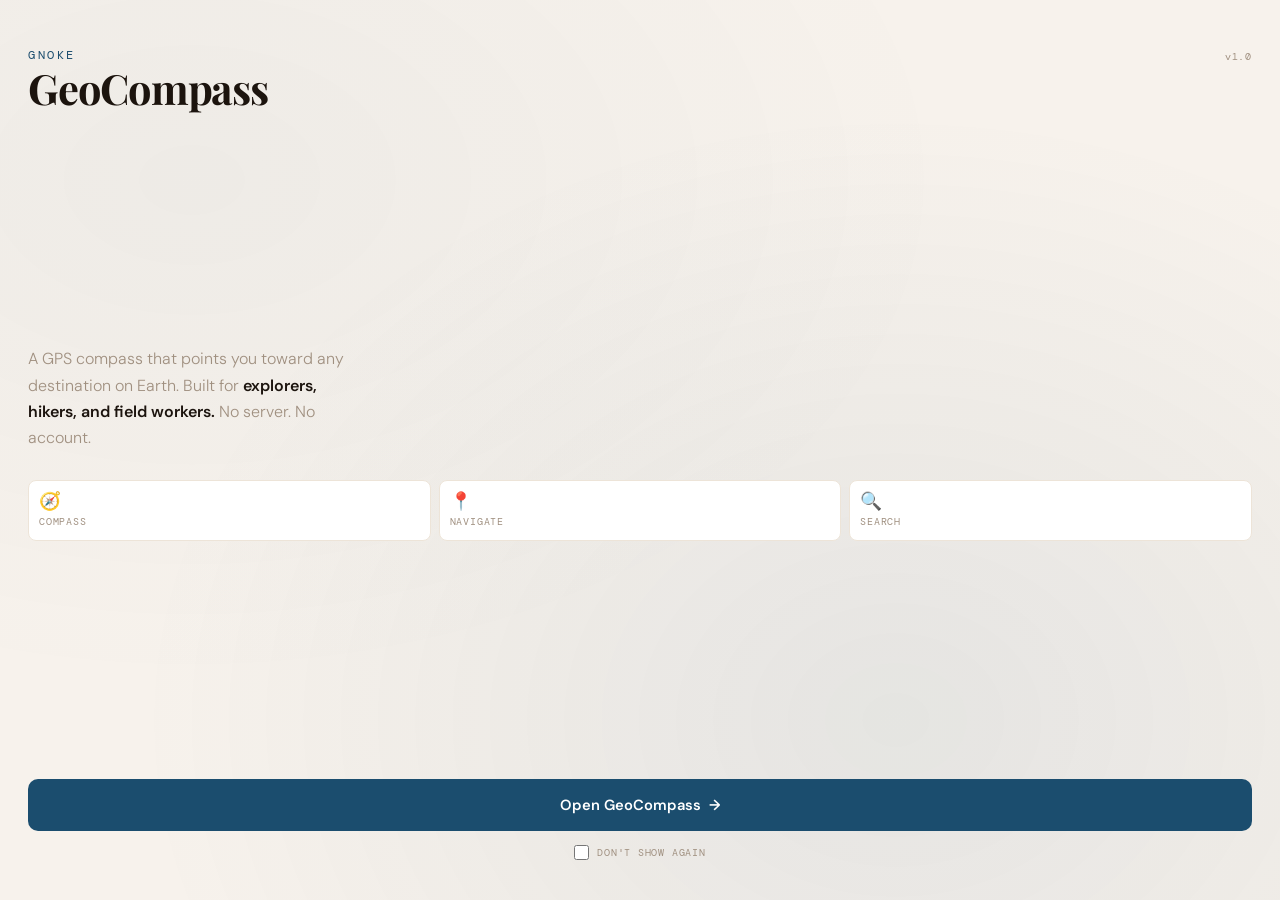
<file: index.html>
<!DOCTYPE html>
<html lang="en">
<head>
  <meta charset="UTF-8" />
  <meta name="viewport" content="width=device-width, initial-scale=1.0, viewport-fit=cover" />
  <title>Gnoke GeoCompass</title>

  <link rel="preconnect" href="https://fonts.googleapis.com" />
  <link rel="preconnect" href="https://fonts.gstatic.com" crossorigin />
  <link href="https://fonts.googleapis.com/css2?family=DM+Mono:wght@400;500&family=Playfair+Display:wght@700&family=DM+Sans:wght@300;400;600&display=swap" rel="stylesheet" />

  <link rel="icon"             type="image/png" href="global.png" />
  <link rel="apple-touch-icon" href="global.png" />
  <link rel="manifest"         href="manifest.json" />

  <script>
    if ('serviceWorker' in navigator) {
      navigator.serviceWorker.register('sw.js');
    }
  </script>

  <style>
    *, *::before, *::after { box-sizing: border-box; margin: 0; padding: 0; }

    :root {
      --bg:           #f7f2ec;
      --text:         #1c140e;
      --muted:        #a09080;
      --accent:       #1b4d6e;
      --border:       #ede4d8;
      --surface:      #ffffff;

      --font-sans:    'DM Sans', sans-serif;
      --font-mono:    'DM Mono', monospace;
      --font-display: 'Playfair Display', serif;
    }

    html, body {
      width: 100%; height: 100dvh;
      background: var(--bg); color: var(--text);
      font-family: var(--font-sans);
      -webkit-font-smoothing: antialiased;
      overflow: hidden;
    }

    .bg-layer {
      position: fixed; inset: 0; z-index: 0; pointer-events: none;
      background:
        radial-gradient(ellipse at 70% 80%, color-mix(in srgb, var(--accent) 8%, transparent) 0%, transparent 60%),
        radial-gradient(ellipse at 15% 20%, color-mix(in srgb, var(--accent) 4%, transparent) 0%, transparent 50%);
    }

    .page {
      position: relative; z-index: 1;
      width: 100%; height: 100dvh;
      display: flex; flex-direction: column;
      justify-content: space-between;
      padding: 48px 28px 40px;
    }

    .version {
      position: absolute; top: 50px; right: 28px;
      font-family: var(--font-mono);
      font-size: 0.62rem; letter-spacing: 0.08em; color: var(--muted);
      opacity: 0; animation: up 0.5s ease 0.05s forwards;
    }

    .top {
      display: flex; flex-direction: column; gap: 4px;
      opacity: 0; animation: up 0.5s ease 0.1s forwards;
    }
    .gnoke-label {
      font-family: var(--font-mono);
      font-size: 0.72rem; letter-spacing: 0.22em;
      text-transform: uppercase; color: var(--accent);
    }
    .app-name {
      font-family: var(--font-display);
      font-size: 2.6rem; font-weight: 700;
      letter-spacing: -0.03em; line-height: 1; color: var(--text);
    }

    .mid {
      display: flex; flex-direction: column; gap: 28px;
      opacity: 0; animation: up 0.5s ease 0.25s forwards;
    }
    .desc {
      font-size: 1rem; font-weight: 300;
      color: var(--muted); line-height: 1.65; max-width: 320px;
    }
    .desc strong { color: var(--text); font-weight: 600; }

    .pillars { display: flex; gap: 8px; }
    .pillar {
      flex: 1; background: var(--surface);
      border: 1px solid var(--border); border-radius: 8px;
      padding: 12px 10px;
      display: flex; flex-direction: column; gap: 5px;
    }
    .pillar-icon  { font-size: 1.1rem; line-height: 1; }
    .pillar-label {
      font-family: var(--font-mono);
      font-size: 0.6rem; letter-spacing: 0.08em;
      text-transform: uppercase; color: var(--muted);
    }

    .bottom {
      display: flex; flex-direction: column; gap: 14px;
      opacity: 0; animation: up 0.5s ease 0.4s forwards;
    }

    .enter-btn {
      display: flex; align-items: center;
      justify-content: center; gap: 8px;
      width: 100%; padding: 16px;
      background: var(--accent); color: #fff;
      font-family: var(--font-sans);
      font-size: 0.92rem; font-weight: 600;
      border: none; border-radius: 10px;
      cursor: pointer; text-decoration: none;
      transition: opacity 0.15s, transform 0.15s;
    }
    .enter-btn:active { opacity: 0.88; transform: scale(0.98); }
    .arrow { transition: transform 0.2s; display: inline-block; }
    .enter-btn:hover .arrow { transform: translateX(4px); }

    .skip-row {
      display: flex; align-items: center;
      justify-content: center; gap: 8px;
    }
    .skip-row input {
      width: 15px; height: 15px;
      accent-color: var(--accent); cursor: pointer;
    }
    .skip-row label {
      font-family: var(--font-mono);
      font-size: 0.62rem; letter-spacing: 0.08em;
      text-transform: uppercase; color: var(--muted);
      cursor: pointer; user-select: none;
    }

    body.out { animation: fadeOut 0.28s ease forwards; }
    @keyframes fadeOut { to { opacity: 0; } }
    @keyframes up {
      from { opacity: 0; transform: translateY(12px); }
      to   { opacity: 1; transform: translateY(0); }
    }
  </style>
</head>
<body>

<div class="bg-layer"></div>
<span class="version">v1.0</span>

<div class="page">

  <div class="top">
    <span class="gnoke-label">Gnoke</span>
    <span class="app-name">GeoCompass</span>
  </div>

  <div class="mid">
    <p class="desc">
      A GPS compass that points you toward any destination on Earth.
      Built for <strong>explorers, hikers, and field workers.</strong>
      No server. No account.
    </p>

    <div class="pillars">
      <div class="pillar">
        <span class="pillar-icon">🧭</span>
        <span class="pillar-label">Compass</span>
      </div>
      <div class="pillar">
        <span class="pillar-icon">📍</span>
        <span class="pillar-label">Navigate</span>
      </div>
      <div class="pillar">
        <span class="pillar-icon">🔍</span>
        <span class="pillar-label">Search</span>
      </div>
    </div>
  </div>

  <div class="bottom">
    <a class="enter-btn" href="main/" onclick="go(event)">
      Open GeoCompass <span class="arrow">→</span>
    </a>
    <div class="skip-row">
      <input type="checkbox" id="skip" />
      <label for="skip">Don't show again</label>
    </div>
  </div>

</div>

<script>
  const KEY = 'gnoke_geocompass_skip_intro';

  if (localStorage.getItem(KEY) === '1') {
    window.location.replace('main/');
  }

  function go(e) {
    e.preventDefault();
    if (document.getElementById('skip').checked) {
      localStorage.setItem(KEY, '1');
    }
    document.body.classList.add('out');
    setTimeout(() => window.location.href = 'main/', 280);
  }
</script>
</body>
</html>
</file>
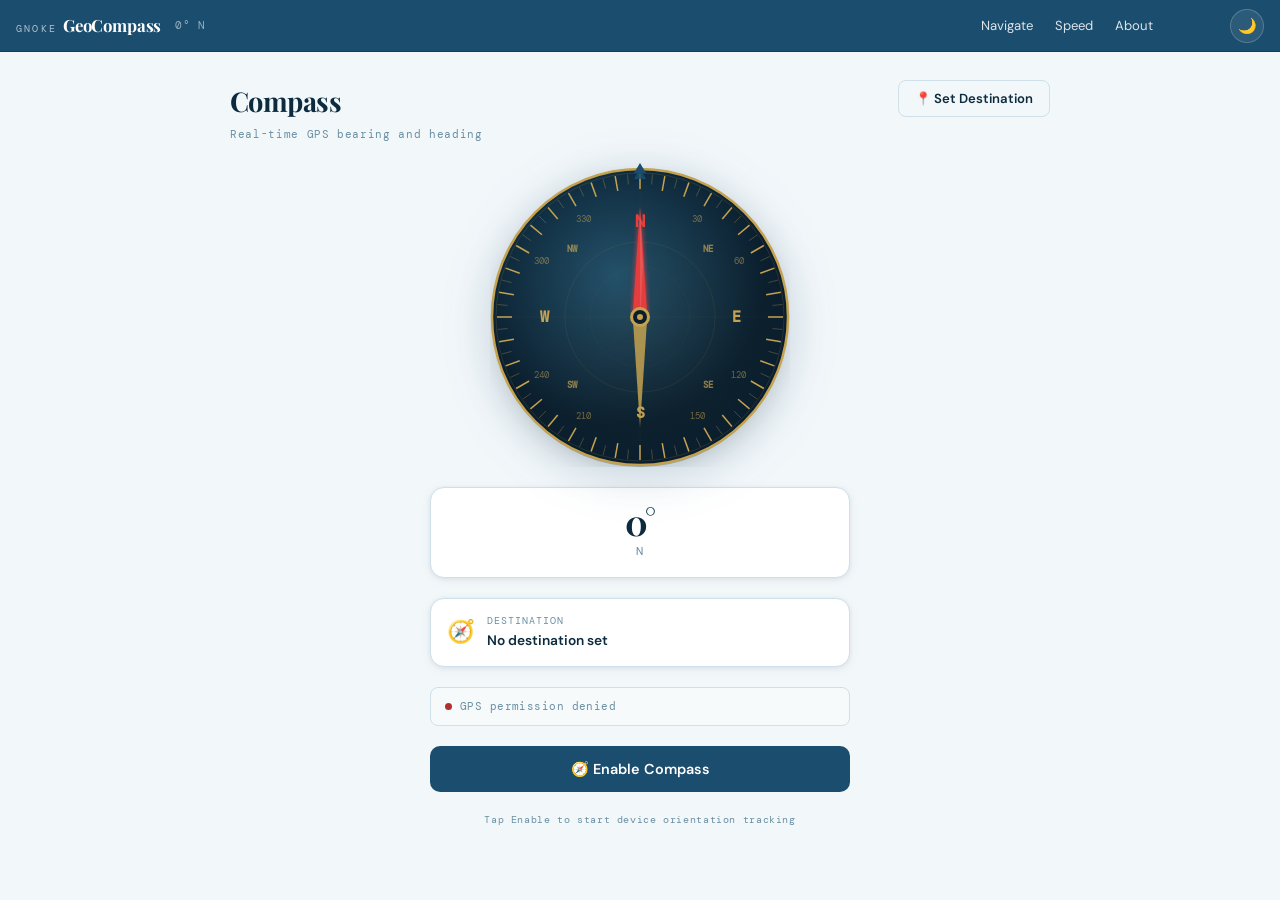
<file: main/index.html>
<!DOCTYPE html>
<html lang="en">
<head>
  <meta charset="UTF-8" />
  <meta name="viewport" content="width=device-width, initial-scale=1.0, viewport-fit=cover" />
  <title>Gnoke GeoCompass</title>

  <link rel="preconnect" href="https://fonts.googleapis.com" />
  <link rel="preconnect" href="https://fonts.gstatic.com" crossorigin />
  <link href="https://fonts.googleapis.com/css2?family=DM+Mono:wght@400;500&family=Playfair+Display:wght@600;700&family=DM+Sans:wght@300;400;500;600&display=swap" rel="stylesheet" />

  <link rel="stylesheet"       href="../styles.css" />
  <link rel="icon"             type="image/png" href="../global.png" />
  <link rel="apple-touch-icon" href="../global.png" />
  <link rel="manifest"         href="../manifest.json" />

  <!-- Anti-FOUC: apply saved theme before first paint -->
  <script>
    (function () {
      var t = localStorage.getItem('gnoke_geocompass_theme');
      if (t) document.documentElement.setAttribute('data-theme', t);
    })();
  </script>

  <script>
    if ('serviceWorker' in navigator) {
      navigator.serviceWorker.register('../sw.js');
    }
  </script>
</head>
<body>

<!-- ════════════════════════════════════════
     TOPBAR
     ════════════════════════════════════════ -->
<div id="topbar">

  <button id="hamburger" title="Menu" onclick="Drawer.open()">&#9776;</button>

  <div id="brand">
    <span id="brand-gnoke">Gnoke</span>
    <span id="brand-app">GeoCompass</span>
  </div>

  <!-- Live heading: updated by geo-compass.js animation loop -->
  <span id="context-info"></span>

  <div class="topbar-spacer"></div>

  <div class="menu-group" id="menu-group">

    <div class="menu">
      <button class="menu-btn">Navigate</button>
      <div class="menu-content">
        <button onclick="loadPage('compass-page')">🧭 Compass</button>
        <button onclick="loadPage('navigate-page')">📍 Set Destination</button>
        <button onclick="loadPage('search-page')">🔍 Search City</button>
      </div>
    </div>

    <div class="menu">
      <button class="menu-btn">Speed</button>
      <div class="menu-content">
        <button onclick="loadPage('speed-page')">🚗 Speedometer</button>
      </div>
    </div>

    <div class="menu">
      <button class="menu-btn">About</button>
      <div class="menu-content">
        <button onclick="loadPage('about-page')">About GeoCompass</button>
      </div>
    </div>

  </div>

  <div id="topbar-right">
    <span id="status-chip">saved</span>
    <button class="icon-btn" id="theme-toggle" title="Toggle theme">🌙</button>
  </div>

</div>


<!-- ════════════════════════════════════════
     PAGE CONTAINER
     ════════════════════════════════════════ -->
<main class="pages">


  <!-- ── COMPASS PAGE ─────────────────────────────────────────── -->
  <section id="compass-page" class="page active">
    <div class="page-content">

      <div class="page-header">
        <div>
          <h1>Compass</h1>
          <p class="sub">Real-time GPS bearing and heading</p>
        </div>
        <button class="btn btn-ghost" onclick="loadPage('navigate-page')">📍 Set Destination</button>
      </div>

      <div class="compass-layout">

        <!-- SVG Compass (populated by geo-compass.js init) -->
        <div class="compass-wrap">
          <div class="top-pip"></div>
          <div id="compass-container" style="width:100%;height:100%;"></div>
        </div>

        <!-- Heading readout -->
        <div class="heading-readout">
          <div id="compass-heading-deg"      class="heading-deg">0°</div>
          <div id="compass-heading-cardinal" class="heading-cardinal">N</div>
        </div>

        <!-- Destination readout (shows bearing + distance when set) -->
        <div class="dest-readout">
          <span id="compass-dest-icon" class="dest-arrow-icon">🧭</span>
          <div class="dest-readout-text">
            <div id="compass-dest-label" class="dest-label">Destination</div>
            <div id="compass-dest-value" class="dest-value">No destination set</div>
          </div>
        </div>

        <!-- GPS status strip -->
        <div class="gps-strip">
          <div id="gps-dot" class="gps-dot"></div>
          <span id="gps-text">Initializing GPS…</span>
        </div>

        <!-- Enable compass button -->
        <button id="btn-enable-compass" class="btn-enable">
          🧭 Enable Compass
        </button>

        <!-- Compass status line -->
        <p id="compass-status"
           style="font-family:var(--font-mono);font-size:.65rem;letter-spacing:.06em;color:var(--muted);text-align:center;min-height:16px;">
          Tap Enable to start device orientation tracking
        </p>

      </div>
    </div>
  </section>


  <!-- ── NAVIGATE PAGE ────────────────────────────────────────── -->
  <section id="navigate-page" class="page">
    <div class="page-content">

      <div class="page-header">
        <div>
          <h1>Navigate</h1>
          <p class="sub">Set a destination by coordinates or preset</p>
        </div>
        <button class="btn btn-ghost" onclick="loadPage('search-page')">🔍 Search City</button>
      </div>

      <div class="card-grid">

        <!-- Manual coordinate entry -->
        <div class="form-card">
          <h2 class="card-title">📐 Enter Coordinates</h2>

          <div style="margin-bottom:14px;">
            <label for="input-dest-name">Label (optional)</label>
            <input type="text"   id="input-dest-name" placeholder="e.g. Home, Office, Client Site" />
          </div>

          <div style="margin-bottom:14px;">
            <label for="input-dest-lat">Latitude</label>
            <input type="number" id="input-dest-lat"  placeholder="e.g. 6.5244"
                   step="0.000001" min="-90" max="90" />
          </div>

          <div style="margin-bottom:20px;">
            <label for="input-dest-lon">Longitude</label>
            <input type="number" id="input-dest-lon"  placeholder="e.g. 3.3792"
                   step="0.000001" min="-180" max="180" />
          </div>

          <div style="display:flex;gap:8px;">
            <button class="btn btn-primary" id="btn-set-dest" style="flex:1;">✓ Set Destination</button>
            <button class="btn btn-ghost"   id="btn-clear-dest">✕ Clear</button>
          </div>
        </div>

        <!-- Current destination status -->
        <div class="form-card">
          <h2 class="card-title">📌 Current Destination</h2>

          <div id="dest-current-card" class="dest-card" style="margin-bottom:16px;">
            <div id="dest-current-name"   class="dest-card-name">None set</div>
            <div id="dest-current-coords" class="dest-card-coords"></div>
          </div>

          <p class="hint">
            Set a destination above or use <strong>Search</strong> to find a city.
            Once set, the compass will show bearing and distance in real time.
          </p>

          <div style="margin-top:16px;">
            <button class="btn btn-outline" onclick="loadPage('compass-page')" style="width:100%;">
              🧭 Go to Compass
            </button>
          </div>
        </div>

        <!-- Quick presets -->
        <div class="form-card">
          <h2 class="card-title">⚡ Quick Presets</h2>
          <p class="hint" style="margin-bottom:12px;">Tap a city to set it as your destination instantly.</p>

          <div class="preset-grid">
            <button class="preset-btn"
                    data-lat="6.5244"  data-lon="3.3792"  data-name="Lagos">
              🏙 Lagos
            </button>
            <button class="preset-btn"
                    data-lat="9.0579"  data-lon="7.4951"  data-name="Abuja">
              🏛 Abuja
            </button>
            <button class="preset-btn"
                    data-lat="4.8156"  data-lon="7.0498"  data-name="Port Harcourt">
              ⚓ Port Harcourt
            </button>
            <button class="preset-btn"
                    data-lat="7.3775"  data-lon="3.9470"  data-name="Ibadan">
              🌿 Ibadan
            </button>
            <button class="preset-btn"
                    data-lat="11.8469" data-lon="13.1571" data-name="Maiduguri">
              🌅 Maiduguri
            </button>
            <button class="preset-btn"
                    data-lat="5.8520"  data-lon="5.6937"  data-name="Warri">
              🛢 Warri
            </button>
            <button class="preset-btn"
                    data-lat="10.5105" data-lon="7.4165"  data-name="Kaduna">
              🏔 Kaduna
            </button>
            <button class="preset-btn"
                    data-lat="6.3350"  data-lon="5.6257"  data-name="Benin City">
              🌳 Benin City
            </button>
            <button class="preset-btn"
                    data-lat="51.5074" data-lon="-0.1278" data-name="London">
              🇬🇧 London
            </button>
            <button class="preset-btn"
                    data-lat="40.7128" data-lon="-74.0060" data-name="New York">
              🗽 New York
            </button>
            <button class="preset-btn"
                    data-lat="35.6762" data-lon="139.6503" data-name="Tokyo">
              🏯 Tokyo
            </button>
            <button class="preset-btn"
                    data-lat="21.4225" data-lon="39.8262"  data-name="Mecca">
              🕌 Mecca
            </button>
          </div>
        </div>

      </div>
    </div>
  </section>


  <!-- ── SEARCH PAGE ───────────────────────────────────────────── -->
  <section id="search-page" class="page">
    <div class="page-content">

      <div class="page-header">
        <div>
          <h1>Search</h1>
          <p class="sub">Find any city or place on Earth</p>
        </div>
      </div>

      <div class="form-card" style="margin-bottom:20px;">
        <h2 class="card-title">🔍 Search for a Location</h2>

        <div class="search-bar">
          <input type="text" id="input-search"
                 placeholder="Enter city, landmark, or address…"
                 autocomplete="off" autocorrect="off" />
          <button class="btn btn-primary" id="btn-search">Search</button>
        </div>

        <div id="search-status" class="search-status">Enter a location above to begin</div>
      </div>

      <!-- Results list populated by Compass.searchLocation() -->
      <div id="search-results-list" class="result-list">
        <p style="color:var(--muted);font-size:.82rem;text-align:center;padding:2rem 0;">
          No results yet — search for any city or place to see results with a map preview.
        </p>
      </div>

    </div>
  </section>



  <!-- ── SPEED PAGE ─────────────────────────────────────────── -->
  <section id="speed-page" class="page">
    <div class="page-content" style="max-width:480px;">

      <div class="page-header">
        <div>
          <h1>Speedometer</h1>
          <p class="sub">Real-time GPS speed</p>
        </div>
        <button class="btn btn-ghost btn-sm" id="btn-unit-toggle"
                onclick="Speedometer.toggleUnit()">Switch to mph</button>
      </div>

      <!-- Analog dial -->
      <div style="width:100%;max-width:300px;aspect-ratio:1;margin:0 auto 20px;">
        <div id="speed-dial-container" style="width:100%;height:100%;"></div>
      </div>

      <!-- Current speed readout -->
      <div class="heading-readout" style="margin-bottom:16px;text-align:center;">
        <div style="display:flex;align-items:baseline;justify-content:center;gap:6px;">
          <span id="spd-current" class="heading-deg">0.0</span>
          <span id="spd-current-unit"
                style="font-family:var(--font-mono);font-size:.9rem;
                       letter-spacing:.1em;color:var(--muted);">km/h</span>
        </div>
        <div class="heading-cardinal">Current Speed</div>
      </div>

      <!-- Stats grid -->
      <div style="display:grid;grid-template-columns:1fr 1fr;gap:12px;margin-bottom:16px;">

        <div class="form-card" style="padding:14px;text-align:center;">
          <div class="dest-label" style="margin-bottom:6px;">Average Speed</div>
          <div style="display:flex;align-items:baseline;justify-content:center;gap:4px;">
            <span id="spd-avg"
                  style="font-family:var(--font-display);font-size:1.6rem;
                         font-weight:700;color:var(--text);">0.0</span>
            <span id="spd-avg-unit"
                  style="font-family:var(--font-mono);font-size:.7rem;
                         color:var(--muted);">km/h</span>
          </div>
        </div>

        <div class="form-card" style="padding:14px;text-align:center;">
          <div class="dest-label" style="margin-bottom:6px;">Max Speed</div>
          <div style="display:flex;align-items:baseline;justify-content:center;gap:4px;">
            <span id="spd-max"
                  style="font-family:var(--font-display);font-size:1.6rem;
                         font-weight:700;color:var(--text);">0.0</span>
            <span id="spd-max-unit"
                  style="font-family:var(--font-mono);font-size:.7rem;
                         color:var(--muted);">km/h</span>
          </div>
        </div>

        <div class="form-card" style="padding:14px;text-align:center;">
          <div class="dest-label" style="margin-bottom:6px;">Trip Meter</div>
          <div style="display:flex;align-items:baseline;justify-content:center;gap:4px;">
            <span id="spd-trip"
                  style="font-family:var(--font-display);font-size:1.6rem;
                         font-weight:700;color:var(--text);">0.00</span>
            <span style="font-family:var(--font-mono);font-size:.7rem;color:var(--muted);">km</span>
          </div>
        </div>

        <div class="form-card" style="padding:14px;text-align:center;">
          <div class="dest-label" style="margin-bottom:6px;">Odometer</div>
          <div style="display:flex;align-items:baseline;justify-content:center;gap:4px;">
            <span id="spd-odo"
                  style="font-family:var(--font-display);font-size:1.6rem;
                         font-weight:700;color:var(--text);">0.00</span>
            <span style="font-family:var(--font-mono);font-size:.7rem;color:var(--muted);">km</span>
          </div>
        </div>

      </div>

      <!-- GPS status + reset -->
      <div class="gps-strip" style="margin-bottom:12px;">
        <div id="spd-gps-dot" class="gps-dot"></div>
        <span id="spd-status">Initialising GPS…</span>
      </div>

      <button class="btn btn-ghost" style="width:100%;"
              onclick="Speedometer.reset(); UI.toast('Trip reset', 'ok');">
        ↺ Reset Trip
      </button>

    </div>
  </section>

  <!-- ── ABOUT PAGE ────────────────────────────────────────────── -->
  <section id="about-page" class="page">
    <div class="page-content">

      <div class="page-header">
        <div>
          <h1>About</h1>
          <p class="sub">Gnoke GeoCompass · v1.0</p>
        </div>
        <button class="btn btn-ghost" id="btn-check-update">🔄 Check for Updates</button>
      </div>

      <div class="card-grid">

        <div class="form-card">
          <h2 class="card-title">🧭 Gnoke GeoCompass</h2>
          <p class="hint">
            A GPS-powered compass that calculates bearing and distance to any destination
            on Earth. Search cities, enter coordinates manually, or pick from presets.<br /><br />
            Point your device toward your destination and navigate with confidence.
            Your data never leaves the device.
          </p>
        </div>

        <div class="form-card">
          <h2 class="card-title">⚙️ Under The Hood</h2>
          <table class="about-table">
            <tbody id="about-tech-table"></tbody>
          </table>
        </div>

        <div class="form-card">
          <h2 class="card-title">📖 How to Use</h2>
          <p class="hint" style="margin-bottom:10px;">
            <strong>1. Enable Compass</strong> — tap the Enable button to start device orientation tracking (required for live heading).
          </p>
          <p class="hint" style="margin-bottom:10px;">
            <strong>2. Set Destination</strong> — use Navigate → coordinates, a preset city, or Search to find any place on Earth.
          </p>
          <p class="hint" style="margin-bottom:10px;">
            <strong>3. Navigate</strong> — the compass shows your current heading, and the gold arrow + readout shows bearing and distance to your destination.
          </p>
          <p class="hint">
            <strong>Tip:</strong> Works best outdoors with a clear view of the sky for GPS accuracy.
          </p>
        </div>

        <div class="form-card">
          <h2 class="card-title">👤 Author</h2>
          <p class="hint">
            <strong>Edmund Sparrow</strong><br />
            Part of the <strong>Gnoke Suite</strong> — offline-first tools
            for developers, retailers, and independent builders.
          </p>
          <div style="display:flex;gap:8px;margin-top:14px;flex-wrap:wrap;">
            <a class="btn btn-outline" href="/cdn-cgi/l/email-protection#93f6f7fee6fdf7e0e3f2e1e1fce4d3f4fef2faffbdf0fcfe">✉ Email</a>
            <a class="btn btn-outline" href="https://github.com/edmundsparrow" target="_blank" rel="noopener">⌥ GitHub</a>
            <a class="btn btn-outline" href="https://selar.com/showlove/edmundsparrow" target="_blank" rel="noopener">❤️ Support</a>
          </div>
        </div>

        <div class="form-card" id="update-card">
          <h2 class="card-title">🔄 Updates</h2>
          <p class="hint">
            Running <strong>v1.0</strong>.
            Click "Check for Updates" above to compare against the latest GitHub release.
          </p>
        </div>

        <div class="form-card">
          <h2 class="card-title">📜 License</h2>
          <p class="hint">
            Free and open source under the
            <strong>GNU General Public License v3.0</strong>.<br /><br />
            Use it, modify it, share it — but keep it open.
            Commercial use requires explicit permission from the author.
          </p>
          <p class="hint" style="margin-top:10px;font-family:var(--font-mono);font-size:0.68rem;color:var(--muted)">
            © 2026 Edmund Sparrow — Gnoke Suite
          </p>
        </div>

      </div>
    </div>
  </section>

</main>


<!-- Toast -->
<div id="toast"></div>


<!-- ════════════════════════════════════════
     MOBILE DRAWER
     ════════════════════════════════════════ -->
<div id="drawer-overlay" onclick="Drawer.close()"></div>

<nav id="drawer" aria-label="Mobile navigation">
  <div id="drawer-header">
    <div id="drawer-brand">
      <span id="drawer-gnoke">Gnoke</span>
      <span id="drawer-app">GeoCompass</span>
    </div>
    <button id="drawer-close" onclick="Drawer.close()" title="Close">✕</button>
  </div>

  <div class="drawer-section">Navigate</div>
  <button class="drawer-btn" onclick="loadPage('compass-page');  Drawer.close();">🧭 Compass</button>
  <button class="drawer-btn" onclick="loadPage('navigate-page'); Drawer.close();">📍 Set Destination</button>
  <button class="drawer-btn" onclick="loadPage('search-page');   Drawer.close();">🔍 Search City</button>

  <div class="drawer-section">More</div>
  <button class="drawer-btn" onclick="loadPage('speed-page'); Drawer.close();">🚗 Speedometer</button>
  <button class="drawer-btn" onclick="loadPage('about-page'); Drawer.close();">About GeoCompass</button>
</nav>


<!-- ════════════════════════════════════════
     SCRIPTS — mandatory load order
     TYPE C: no database, no db-core.js
     ════════════════════════════════════════ -->
<script src="../js/state.js"></script>
<script src="../js/theme.js"></script>
<script src="../js/ui.js"></script>
<script src="../js/geo-compass.js"></script>
<script src="../js/speed.js"></script>
<script src="../js/update.js"></script>
<script src="../js/app.js"></script>

</body>
</html>
</file>
<file: styles.css>
/* ══════════════════════════════════════════════════════════════════════════
   style.css — Gnoke GeoCompass
   Accent: Ocean Navy #1b4d6e
   Light theme: clean sea-foam white, navy topbar
   Dark theme:  deep maritime navy — NOT brown; high contrast, fully readable
   Copyright © 2026 Edmund Sparrow — GNU GPL v3
   ══════════════════════════════════════════════════════════════════════════ */


/* ── 1. TOKENS ──────────────────────────────────────────────────────────── */
:root {
  /* ── Page surfaces ── */
  --bg:        #f2f7fa;   /* sea-foam off-white */
  --bg2:       #e4eef4;
  --surface:   #ffffff;
  --surface2:  #f6fafb;
  --surface3:  #edf4f8;

  /* ── Text ── */
  --text:      #0d2b3e;   /* deep ocean, not pure black */
  --text2:     #2d5268;
  --muted:     #6a8fa3;

  /* ── Borders ── */
  --border:    #cfe0ea;
  --border2:   #b0ccd9;

  /* ── Accent — ocean navy ── */
  --accent:    #1b4d6e;
  --accent-dk: #143d57;
  --accent-lt: #daeaf4;
  --accent-txt:#0d2b3e;
  --accent-dim:color-mix(in srgb, #1b4d6e 10%, transparent);

  /* ── Status ── */
  --green:     #1a6647;
  --green-lt:  #d4f0e4;
  --red:       #b03030;
  --red-lt:    #fde8e8;
  --danger:    #dc2626;

  /* ── Topbar — fully themed, no hardcoded colours ── */
  --topbar-bg:    #1b4d6e;   /* accent fill in light mode */
  --topbar-bdr:   #143d57;
  --topbar-txt:   #ffffff;
  --topbar-muted: rgba(255,255,255,.55);
  --topbar-h:     52px;

  /* ── Typography ── */
  --font-sans:    'DM Sans', system-ui, sans-serif;
  --font-mono:    'DM Mono', monospace;
  --font-display: 'Playfair Display', serif;

  /* ── Shape & shadow ── */
  --radius:       10px;
  --radius-lg:    14px;
  --shadow:       0 1px 4px rgba(13,43,62,.07), 0 2px 12px rgba(13,43,62,.05);
  --shadow-lg:    0 4px 24px rgba(13,43,62,.14);
  --transition:   0.18s ease;
}


/* ── Dark theme — deep maritime navy, high contrast ── */
[data-theme="dark"] {
  /* Page surfaces — navy slate, not brown */
  --bg:        #0c1c2b;
  --bg2:       #101f2e;
  --surface:   #132333;
  --surface2:  #1a2d3e;
  --surface3:  #1f3347;

  /* Text — clean and readable against navy */
  --text:      #e8f3f9;   /* bright blue-white — high contrast */
  --text2:     #9bbfd4;
  --muted:     #6b9ab4;   /* visible blue-grey, not brown */

  /* Borders */
  --border:    #1e3347;
  --border2:   #264660;

  /* Accent adjustments for dark */
  --accent-lt: #0e2233;
  --accent-txt:#9bbfd4;
  --accent-dim:color-mix(in srgb, #1b4d6e 18%, transparent);

  /* Status */
  --green:     #2a9e6a;
  --green-lt:  #0d2c20;
  --red:       #e05252;
  --red-lt:    #2c0f0f;

  /* Topbar — darkest navy strip */
  --topbar-bg:    #0a1826;
  --topbar-bdr:   #132333;
  --topbar-txt:   #e8f3f9;
  --topbar-muted: #5a889e;
}


/* ── 2. RESET ───────────────────────────────────────────────────────────── */
*, *::before, *::after { box-sizing: border-box; margin: 0; padding: 0; }
html { scroll-behavior: smooth; overflow-x: hidden; }
body {
  font-family: var(--font-sans);
  background: var(--bg); color: var(--text);
  line-height: 1.55; min-height: 100dvh;
  -webkit-font-smoothing: antialiased;
  overflow: hidden; display: flex; flex-direction: column;
  transition: background .2s, color .2s;
}
a { text-decoration: none; color: inherit; }
input, select, textarea, button { font-family: var(--font-sans); font-size: inherit; }


/* ── 3. LOADING OVERLAY ─────────────────────────────────────────────────── */
#loading-overlay {
  position: fixed; inset: 0;
  background: var(--bg);
  display: flex; align-items: center; justify-content: center;
  flex-direction: column; gap: 16px; z-index: 999;
}
.loader-dots { display: flex; gap: 6px; }
.loader-dot {
  width: 9px; height: 9px; border-radius: 50%;
  background: var(--accent); animation: blink 1.2s infinite;
}
.loader-dot:nth-child(2) { animation-delay: .2s; }
.loader-dot:nth-child(3) { animation-delay: .4s; }
@keyframes blink {
  0%, 80%, 100% { opacity: .2; transform: scale(.8); }
  40%           { opacity: 1;  transform: scale(1);  }
}
.loader-text {
  font-family: var(--font-mono); font-size: .7rem;
  letter-spacing: .12em; text-transform: uppercase; color: var(--muted);
}


/* ── 4. TOPBAR ──────────────────────────────────────────────────────────── */
#topbar {
  height: var(--topbar-h);
  background: var(--topbar-bg);
  border-bottom: 1px solid var(--topbar-bdr);
  display: flex; align-items: center;
  gap: 10px; padding: 0 16px;
  flex-shrink: 0; z-index: 100;
  transition: background .2s;
}

/* Hamburger */
#hamburger {
  width: 34px; height: 34px; border-radius: 50%;
  border: 1px solid rgba(255,255,255,.2);
  background: rgba(255,255,255,.08);
  color: var(--topbar-txt);
  font-size: 16px; cursor: pointer;
  display: none; align-items: center; justify-content: center;
  transition: background var(--transition);
}
#hamburger:hover { background: rgba(255,255,255,.15); }

/* Brand */
#brand {
  display: flex; align-items: baseline; gap: 6px;
  text-decoration: none; flex-shrink: 0; cursor: pointer;
}
#brand-gnoke {
  font-family: var(--font-mono);
  font-size: .62rem; letter-spacing: .22em;
  text-transform: uppercase;
  color: rgba(255,255,255,.65);   /* slightly dimmed on the navy bar */
}
#brand-app {
  font-family: var(--font-display);
  font-size: 1.05rem; font-weight: 700;
  color: var(--topbar-txt); letter-spacing: -.01em;
}

/* Context info */
#context-info {
  font-family: var(--font-mono); font-size: .68rem;
  letter-spacing: .04em; color: var(--topbar-muted); margin-left: 4px;
}

.topbar-spacer { flex: 1; }

/* Desktop menus */
.menu-group { display: flex; gap: 2px; }
.menu { position: relative; }
.menu-btn {
  background: transparent; border: none;
  color: var(--topbar-txt); font-family: var(--font-sans);
  font-size: .82rem; padding: 6px 10px;
  cursor: pointer; border-radius: 5px;
  transition: background var(--transition);
  opacity: .85;
}
.menu-btn:hover { background: rgba(255,255,255,.1); opacity: 1; }
.menu-content {
  display: none; position: absolute; top: calc(100% + 6px); left: 0;
  background: var(--surface); border: 1px solid var(--border);
  border-radius: 8px; min-width: 160px;
  box-shadow: 0 8px 24px rgba(0,0,0,.18);
  padding: 4px; z-index: 200;
}
.menu:hover .menu-content,
.menu:focus-within .menu-content { display: flex; flex-direction: column; }
.menu-content button, .menu-content a {
  background: none; border: none; text-align: left;
  padding: 8px 12px; font-family: var(--font-sans);
  font-size: .82rem; color: var(--text);
  cursor: pointer; border-radius: 5px; display: block;
  text-decoration: none; transition: background var(--transition);
}
.menu-content button:hover,
.menu-content a:hover { background: var(--accent-dim); color: var(--accent); }
.menu-content hr { border: none; border-top: 1px solid var(--border); margin: 4px 0; }
.menu-content .danger-item { color: var(--danger); }

/* Topbar right */
#topbar-right { display: flex; align-items: center; gap: 6px; flex-shrink: 0; }

/* Status chip */
#status-chip {
  font-family: var(--font-mono); font-size: .6rem;
  letter-spacing: .1em; text-transform: uppercase;
  background: rgba(255,255,255,.1); color: rgba(255,255,255,.7);
  padding: 3px 8px; border-radius: 20px;
  opacity: 0; transition: opacity .3s; pointer-events: none;
}
#status-chip.show { opacity: 1; }

/* Icon buttons */
.icon-btn {
  width: 34px; height: 34px; border-radius: 50%;
  border: 1px solid rgba(255,255,255,.2);
  background: rgba(255,255,255,.08);
  color: var(--topbar-txt); cursor: pointer; font-size: 15px;
  display: flex; align-items: center; justify-content: center;
  transition: background var(--transition), border-color var(--transition);
}
.icon-btn:hover {
  background: rgba(255,255,255,.18);
  border-color: rgba(255,255,255,.4);
}


/* ── 5. PAGES ────────────────────────────────────────────────────────────── */
.pages { flex: 1; overflow: hidden; position: relative; }
.page  { position: absolute; inset: 0; overflow-y: auto; display: none; }
.page.active { display: block; animation: fadeUp .22s ease forwards; }

@keyframes fadeUp {
  from { opacity: 0; transform: translateY(8px); }
  to   { opacity: 1; transform: translateY(0); }
}

.page-content {
  max-width: 860px; margin: 0 auto;
  padding: 28px 20px 60px;
}

.page-header {
  display: flex; align-items: flex-start;
  justify-content: space-between; gap: 16px;
  margin-bottom: 24px; flex-wrap: wrap;
}
.page-header h1 {
  font-family: var(--font-display);
  font-size: 1.7rem; font-weight: 700;
  color: var(--text); letter-spacing: -.02em;
}
.page-header .sub {
  font-family: var(--font-mono);
  font-size: .68rem; letter-spacing: .06em;
  color: var(--muted); margin-top: 4px;
}


/* ── 6. CARDS ────────────────────────────────────────────────────────────── */
.card-grid {
  display: grid;
  grid-template-columns: repeat(auto-fit, minmax(280px, 1fr));
  gap: 16px;
}
.form-card {
  background: var(--surface); border: 1px solid var(--border);
  border-radius: var(--radius-lg); padding: 20px;
  box-shadow: var(--shadow);
}
.card-title {
  font-family: var(--font-display);
  font-size: 1rem; font-weight: 600; color: var(--text);
  margin-bottom: 14px; padding-bottom: 10px;
  border-bottom: 1px solid var(--border);
}
.hint { font-size: .82rem; font-weight: 300; color: var(--muted); line-height: 1.65; }
.hint strong { color: var(--text); font-weight: 600; }


/* ── 7. BUTTONS ──────────────────────────────────────────────────────────── */
.btn {
  padding: 9px 16px; border-radius: 8px; border: none;
  font-family: var(--font-sans); font-size: .82rem; font-weight: 600;
  cursor: pointer; display: inline-flex; align-items: center; gap: 6px;
  transition: opacity var(--transition), transform var(--transition),
              background var(--transition);
  white-space: nowrap;
}
.btn:active { opacity: .85; transform: scale(.98); }

.btn-primary { background: var(--accent); color: #fff; }
.btn-primary:hover { background: var(--accent-dk); }

.btn-ghost {
  background: transparent; color: var(--text);
  border: 1px solid var(--border);
}
.btn-ghost:hover { border-color: var(--accent); color: var(--accent); }

.btn-danger  { background: var(--danger); color: #fff; }

.btn-outline {
  background: transparent; color: var(--accent);
  border: 1.5px solid var(--accent);
}
.btn-outline:hover { background: var(--accent-lt); }

.btn-sm { padding: 6px 12px; font-size: .76rem; }


/* ── 8. FORM ELEMENTS ────────────────────────────────────────────────────── */
label {
  display: block; font-family: var(--font-mono);
  font-size: .68rem; font-weight: 500; letter-spacing: .08em;
  text-transform: uppercase; color: var(--text2); margin-bottom: 5px;
}
input[type="text"],
input[type="number"],
input[type="date"],
input[type="email"],
textarea,
select {
  width: 100%; padding: 8px 12px;
  border: 1.5px solid var(--border); border-radius: 8px;
  background: var(--surface); color: var(--text);
  font-size: .88rem; font-family: var(--font-sans);
  transition: border-color var(--transition), box-shadow var(--transition);
}
input:focus, textarea:focus, select:focus {
  outline: none;
  border-color: var(--accent);
  box-shadow: 0 0 0 3px var(--accent-lt);
}

/* ── Placeholder contrast ── */
input::placeholder, textarea::placeholder { color: var(--muted); opacity: 1; }
[data-theme="dark"] input,
[data-theme="dark"] textarea,
[data-theme="dark"] select {
  background: var(--surface2);
  border-color: var(--border2);
}


/* ── 9. TABLES ───────────────────────────────────────────────────────────── */
.table-wrap { overflow-x: auto; }
table { width: 100%; border-collapse: collapse; font-size: .875rem; }
th, td { padding: 10px 14px; border-bottom: 1px solid var(--border); text-align: left; }
th {
  background: var(--surface2);
  font-family: var(--font-mono); font-size: .62rem;
  letter-spacing: .1em; text-transform: uppercase;
  color: var(--muted); font-weight: 500;
}
th.num, td.num { text-align: right; }
tr:last-child td { border-bottom: none; }
tr:hover td { background: var(--surface2); }
.empty-cell { text-align: center; color: var(--muted); padding: 2.5rem; }

.about-table { width: 100%; border-collapse: collapse; font-size: .8rem; }
.about-table td {
  padding: 7px 0; border-bottom: 1px solid var(--border); color: var(--muted);
}
.about-table td:first-child {
  font-family: var(--font-mono); font-size: .72rem; color: var(--text); width: 40%;
}
.about-table tr:last-child td { border-bottom: none; }


/* ── 10. MODALS ──────────────────────────────────────────────────────────── */
.modal-overlay {
  position: fixed; inset: 0; z-index: 300;
  background: rgba(0,0,0,.45);
  display: none; align-items: center; justify-content: center; padding: 20px;
}
.modal-overlay.show { display: flex; }
.modal {
  background: var(--surface); border: 1px solid var(--border);
  border-radius: var(--radius-lg); width: 100%; max-width: 420px;
  padding: 20px; box-shadow: 0 16px 48px rgba(0,0,0,.22);
}
.modal-head {
  display: flex; align-items: center;
  justify-content: space-between; margin-bottom: 14px;
}
.modal-head h3 { font-size: .95rem; font-weight: 600; color: var(--text); }
.modal-close {
  background: none; border: none; font-size: 1rem;
  cursor: pointer; color: var(--muted); padding: 2px 6px; border-radius: 4px;
}
.modal-close:hover { color: var(--text); }
.modal-body { font-size: .84rem; color: var(--muted); line-height: 1.6; margin-bottom: 14px; }
.modal-actions { display: flex; justify-content: flex-end; gap: 8px; margin-top: 14px; }


/* ── 11. TOAST ───────────────────────────────────────────────────────────── */
#toast {
  position: fixed; bottom: 28px; left: 50%;
  transform: translateX(-50%) translateY(12px);
  background: var(--text); color: var(--bg);
  font-family: var(--font-mono); font-size: .72rem; letter-spacing: .04em;
  padding: 10px 18px; border-radius: 24px;
  opacity: 0; pointer-events: none;
  transition: opacity .2s, transform .2s;
  white-space: nowrap; z-index: 999;
}
#toast.show { opacity: 1; transform: translateX(-50%) translateY(0); }
#toast.err  { background: var(--danger);   color: #fff; }
#toast.ok   { background: var(--green);    color: #fff; }


/* ── 12. MOBILE DRAWER ───────────────────────────────────────────────────── */
#drawer-overlay {
  display: none; position: fixed; inset: 0;
  background: rgba(0,0,0,.45); z-index: 150;
}
#drawer-overlay.open { display: block; }

#drawer {
  position: fixed; top: 0; left: 0; bottom: 0;
  width: 270px; z-index: 160;
  background: var(--topbar-bg);
  border-right: 1px solid var(--topbar-bdr);
  transform: translateX(-100%); transition: transform .28s ease;
  display: flex; flex-direction: column; overflow-y: auto;
}
#drawer.open { transform: translateX(0); }

#drawer-header {
  display: flex; align-items: center; justify-content: space-between;
  padding: 16px 16px 12px;
  border-bottom: 1px solid rgba(255,255,255,.12);
}
#drawer-brand { display: flex; align-items: baseline; gap: 6px; }
#drawer-gnoke {
  font-family: var(--font-mono); font-size: .62rem;
  letter-spacing: .22em; text-transform: uppercase;
  color: rgba(255,255,255,.6);
}
#drawer-app {
  font-family: var(--font-display);
  font-size: 1rem; font-weight: 700; color: #fff;
}
#drawer-close {
  background: none; border: none;
  color: rgba(255,255,255,.55); font-size: 1rem; cursor: pointer; padding: 4px 8px;
  transition: color var(--transition);
}
#drawer-close:hover { color: #fff; }

.drawer-section {
  font-family: var(--font-mono); font-size: .58rem; letter-spacing: .14em;
  text-transform: uppercase; color: rgba(255,255,255,.35); padding: 16px 16px 6px;
}
.drawer-btn {
  background: none; border: none; text-align: left; width: 100%;
  padding: 10px 16px; font-family: var(--font-sans); font-size: .86rem;
  color: rgba(255,255,255,.82); cursor: pointer;
  transition: background var(--transition), color var(--transition);
}
.drawer-btn:hover { background: rgba(255,255,255,.1); color: #fff; }
.drawer-btn.active {
  background: rgba(255,255,255,.12); color: #fff; font-weight: 600;
}
.drawer-btn.danger { color: #f87171; }


/* ── 13. RESPONSIVE ──────────────────────────────────────────────────────── */
@media (max-width: 640px) {
  #hamburger    { display: flex; }
  .menu-group   { display: none; }
  #context-info { display: none; }
  .page-content { padding: 18px 14px 60px; }
  .card-grid    { grid-template-columns: 1fr; }
  .page-header h1 { font-size: 1.4rem; }
}

@media (min-width: 641px) {
  #hamburger { display: none; }
  #drawer, #drawer-overlay { display: none !important; }
}

/* ── PWA safe-area ── */
@media (display-mode: standalone) {
  #topbar {
    padding-top: env(safe-area-inset-top);
    height: calc(var(--topbar-h) + env(safe-area-inset-top));
  }
}


/* ══════════════════════════════════════════════════════════════════════════
   GEOCOMPASS — App-specific component styles
   ══════════════════════════════════════════════════════════════════════════ */

/* ── Compass page layout ── */
.compass-layout {
  display: flex;
  flex-direction: column;
  align-items: center;
  gap: 20px;
  max-width: 420px;
  margin: 0 auto;
}

/* ── Compass ring ── */
.compass-wrap {
  width: 100%;
  max-width: 300px;
  aspect-ratio: 1;
  position: relative;
  display: flex;
  align-items: center;
  justify-content: center;
  filter: drop-shadow(0 8px 24px rgba(27,77,110,.22));
}

/* ── Heading readout ── */
.heading-readout {
  text-align: center;
  background: var(--surface);
  border: 1px solid var(--border);
  border-radius: var(--radius-lg);
  padding: 16px 24px;
  width: 100%;
  box-shadow: var(--shadow);
}
.heading-deg {
  font-family: var(--font-display);
  font-size: 2.2rem;
  font-weight: 700;
  color: var(--text);
  letter-spacing: -.04em;
  line-height: 1;
}
.heading-cardinal {
  font-family: var(--font-mono);
  font-size: .72rem;
  letter-spacing: .14em;
  color: var(--muted);
  text-transform: uppercase;
  margin-top: 4px;
}

/* ── Destination readout strip ── */
.dest-readout {
  width: 100%;
  background: var(--surface);
  border: 1px solid var(--border);
  border-radius: var(--radius-lg);
  padding: 14px 16px;
  display: flex;
  align-items: center;
  gap: 12px;
  box-shadow: var(--shadow);
}
.dest-arrow-icon {
  font-size: 1.4rem;
  flex-shrink: 0;
  transition: transform 0.25s ease;
}
.dest-readout-text { flex: 1; min-width: 0; }
.dest-label {
  font-family: var(--font-mono);
  font-size: .62rem;
  letter-spacing: .1em;
  text-transform: uppercase;
  color: var(--muted);
  margin-bottom: 2px;
}
.dest-value {
  font-size: .86rem;
  font-weight: 600;
  color: var(--text);
  white-space: nowrap;
  overflow: hidden;
  text-overflow: ellipsis;
}

/* ── GPS info strip ── */
.gps-strip {
  width: 100%;
  background: var(--surface2);
  border: 1px solid var(--border);
  border-radius: 8px;
  padding: 10px 14px;
  font-family: var(--font-mono);
  font-size: .68rem;
  letter-spacing: .04em;
  color: var(--muted);
  display: flex;
  align-items: center;
  gap: 8px;
}
.gps-dot {
  width: 7px; height: 7px; border-radius: 50%;
  background: var(--muted); flex-shrink: 0;
  transition: background .3s, box-shadow .3s;
}
.gps-dot.active {
  background: var(--green);
  box-shadow: 0 0 0 3px var(--green-lt);
}
.gps-dot.error { background: var(--red); }

/* ── Compass enable button ── */
.btn-enable {
  width: 100%;
  padding: 14px;
  border-radius: var(--radius);
  border: none;
  background: var(--accent);
  color: #fff;
  font-family: var(--font-sans);
  font-size: .9rem;
  font-weight: 600;
  cursor: pointer;
  display: flex;
  align-items: center;
  justify-content: center;
  gap: 8px;
  transition: background var(--transition), transform var(--transition);
}
.btn-enable:hover  { background: var(--accent-dk); }
.btn-enable:active { transform: scale(.98); }
.btn-enable.active {
  background: var(--green);
  cursor: default;
}

/* ── Navigate page — preset grid ── */
.preset-grid {
  display: grid;
  grid-template-columns: 1fr 1fr;
  gap: 8px;
  margin-top: 12px;
}
.preset-btn {
  padding: 10px 8px;
  border-radius: 8px;
  border: 1.5px solid var(--border);
  background: var(--surface);
  color: var(--text2);
  font-family: var(--font-sans);
  font-size: .8rem;
  font-weight: 500;
  cursor: pointer;
  transition: all var(--transition);
  text-align: left;
}
.preset-btn:hover {
  border-color: var(--accent);
  color: var(--accent);
  background: var(--accent-lt);
}

/* ── Current destination card ── */
.dest-card {
  background: var(--surface2);
  border: 1px solid var(--border);
  border-radius: var(--radius);
  padding: 14px 16px;
}
.dest-card-name {
  font-weight: 600;
  font-size: .9rem;
  color: var(--text);
  margin-bottom: 4px;
}
.dest-card-coords {
  font-family: var(--font-mono);
  font-size: .68rem;
  letter-spacing: .04em;
  color: var(--muted);
}
.dest-card.has-dest {
  border-color: var(--accent);
  background: var(--accent-lt);
}
.dest-card.has-dest .dest-card-name { color: var(--accent); }

/* ── Search page ── */
.search-bar {
  display: flex;
  gap: 8px;
  margin-bottom: 10px;
}
.search-bar input { flex: 1; }

.search-status {
  font-family: var(--font-mono);
  font-size: .68rem;
  letter-spacing: .04em;
  color: var(--muted);
  min-height: 18px;
  margin-bottom: 12px;
}
.search-status.searching { color: var(--accent); }
.search-status.found     { color: var(--green); }
.search-status.error     { color: var(--red); }

/* ── Search result items ── */
.result-list { display: flex; flex-direction: column; gap: 10px; }
.result-item {
  background: var(--surface);
  border: 1px solid var(--border);
  border-radius: var(--radius);
  padding: 12px;
  cursor: pointer;
  transition: border-color var(--transition), box-shadow var(--transition),
              background var(--transition);
}
.result-item:hover {
  border-color: var(--accent);
  box-shadow: 0 2px 8px rgba(27,77,110,.12);
  background: var(--surface2);
}
.result-item-head {
  display: flex; gap: 10px; align-items: flex-start; margin-bottom: 8px;
}
.result-item-text { flex: 1; min-width: 0; }
.result-item-name {
  font-size: .86rem; font-weight: 600; color: var(--text); margin-bottom: 2px;
}
.result-item-full {
  font-size: .74rem; color: var(--muted);
  white-space: nowrap; overflow: hidden; text-overflow: ellipsis; margin-bottom: 4px;
}
.result-item-coords {
  font-family: var(--font-mono); font-size: .64rem;
  letter-spacing: .03em; color: var(--muted); opacity: .8;
}
.result-map-thumb {
  width: 80px; height: 60px;
  border-radius: 6px; overflow: hidden;
  border: 1px solid var(--border); flex-shrink: 0;
}
.result-map-thumb iframe {
  width: 80px; height: 60px; border: none; pointer-events: none;
}

/* ── Orientation indicator pip (top of compass ring) ── */
.top-pip {
  position: absolute;
  top: -4px;
  left: 50%;
  transform: translateX(-50%);
  width: 0; height: 0;
  border-left: 6px solid transparent;
  border-right: 6px solid transparent;
  border-bottom: 10px solid var(--accent);
  z-index: 2;
}

/* ── Updater badge styles ── */
.upd-spinner {
  display: inline-block; width: 11px; height: 11px;
  border: 2px solid var(--border);
  border-top-color: var(--accent);
  border-radius: 50%;
  animation: upd-spin .7s linear infinite; vertical-align: middle;
}
@keyframes upd-spin { to { transform: rotate(360deg); } }

.upd-result { margin-top: 14px; animation: upd-in .22s ease; }
@keyframes upd-in {
  from { opacity: 0; transform: translateY(5px); }
  to   { opacity: 1; transform: translateY(0); }
}
.upd-badge {
  display: flex; align-items: flex-start; gap: 10px;
  padding: 12px 14px; border-radius: 10px; border: 1.5px solid;
}
.upd-icon { font-size: 1.1rem; flex-shrink: 0; margin-top: 1px; }
.upd-badge > div { display: flex; flex-direction: column; gap: 3px; }
.upd-badge strong { font-size: .85rem; font-weight: 600; color: var(--text); }
.upd-meta {
  font-family: var(--font-mono); font-size: .64rem;
  letter-spacing: .05em; color: var(--muted);
}
.upd-link {
  display: inline-block; margin-top: 4px;
  font-size: .75rem; font-weight: 600; color: var(--accent);
  text-decoration: none; transition: opacity .15s;
}
.upd-link:hover { opacity: .7; }
.upd-ok  { background: var(--green-lt); border-color: rgba(26,102,71,.25); }
.upd-new { background: var(--accent-lt); border-color: rgba(27,77,110,.3); }
.upd-err { background: var(--red-lt);   border-color: rgba(176,48,48,.25); }
</file>
